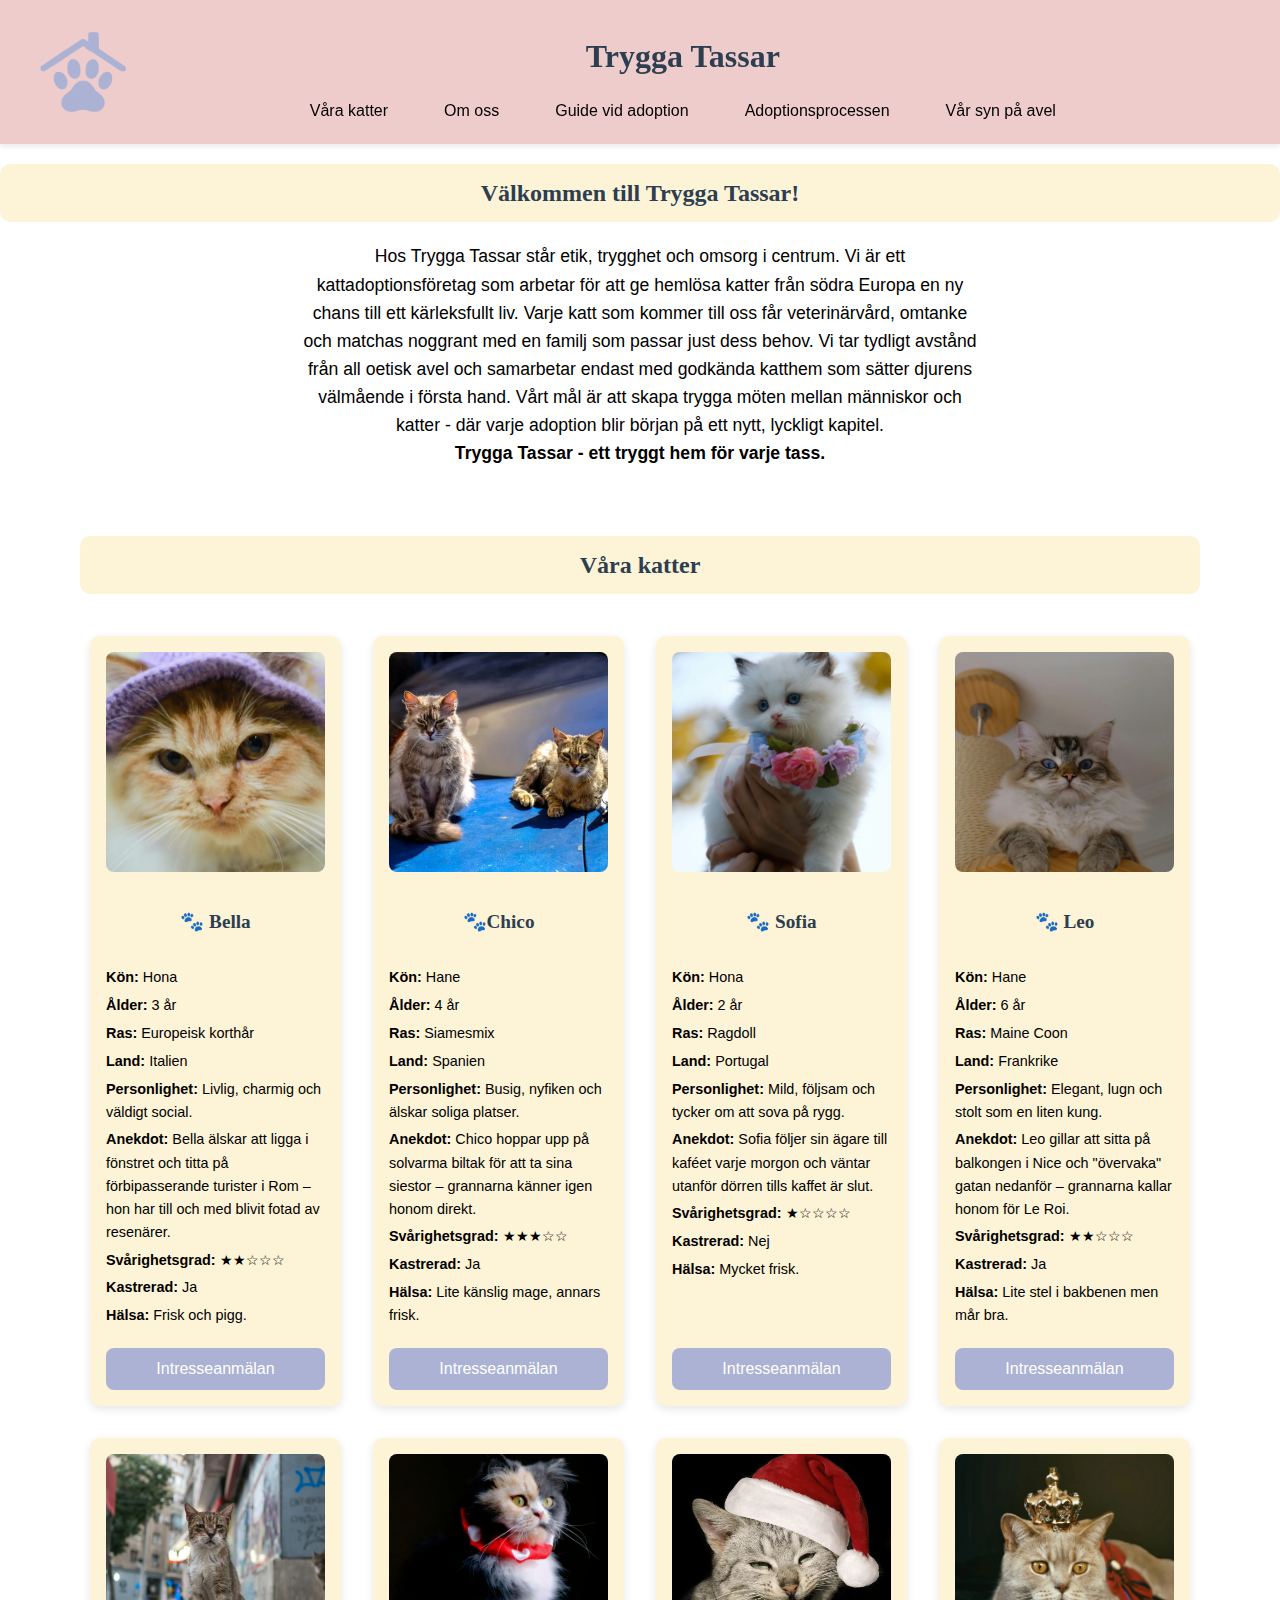
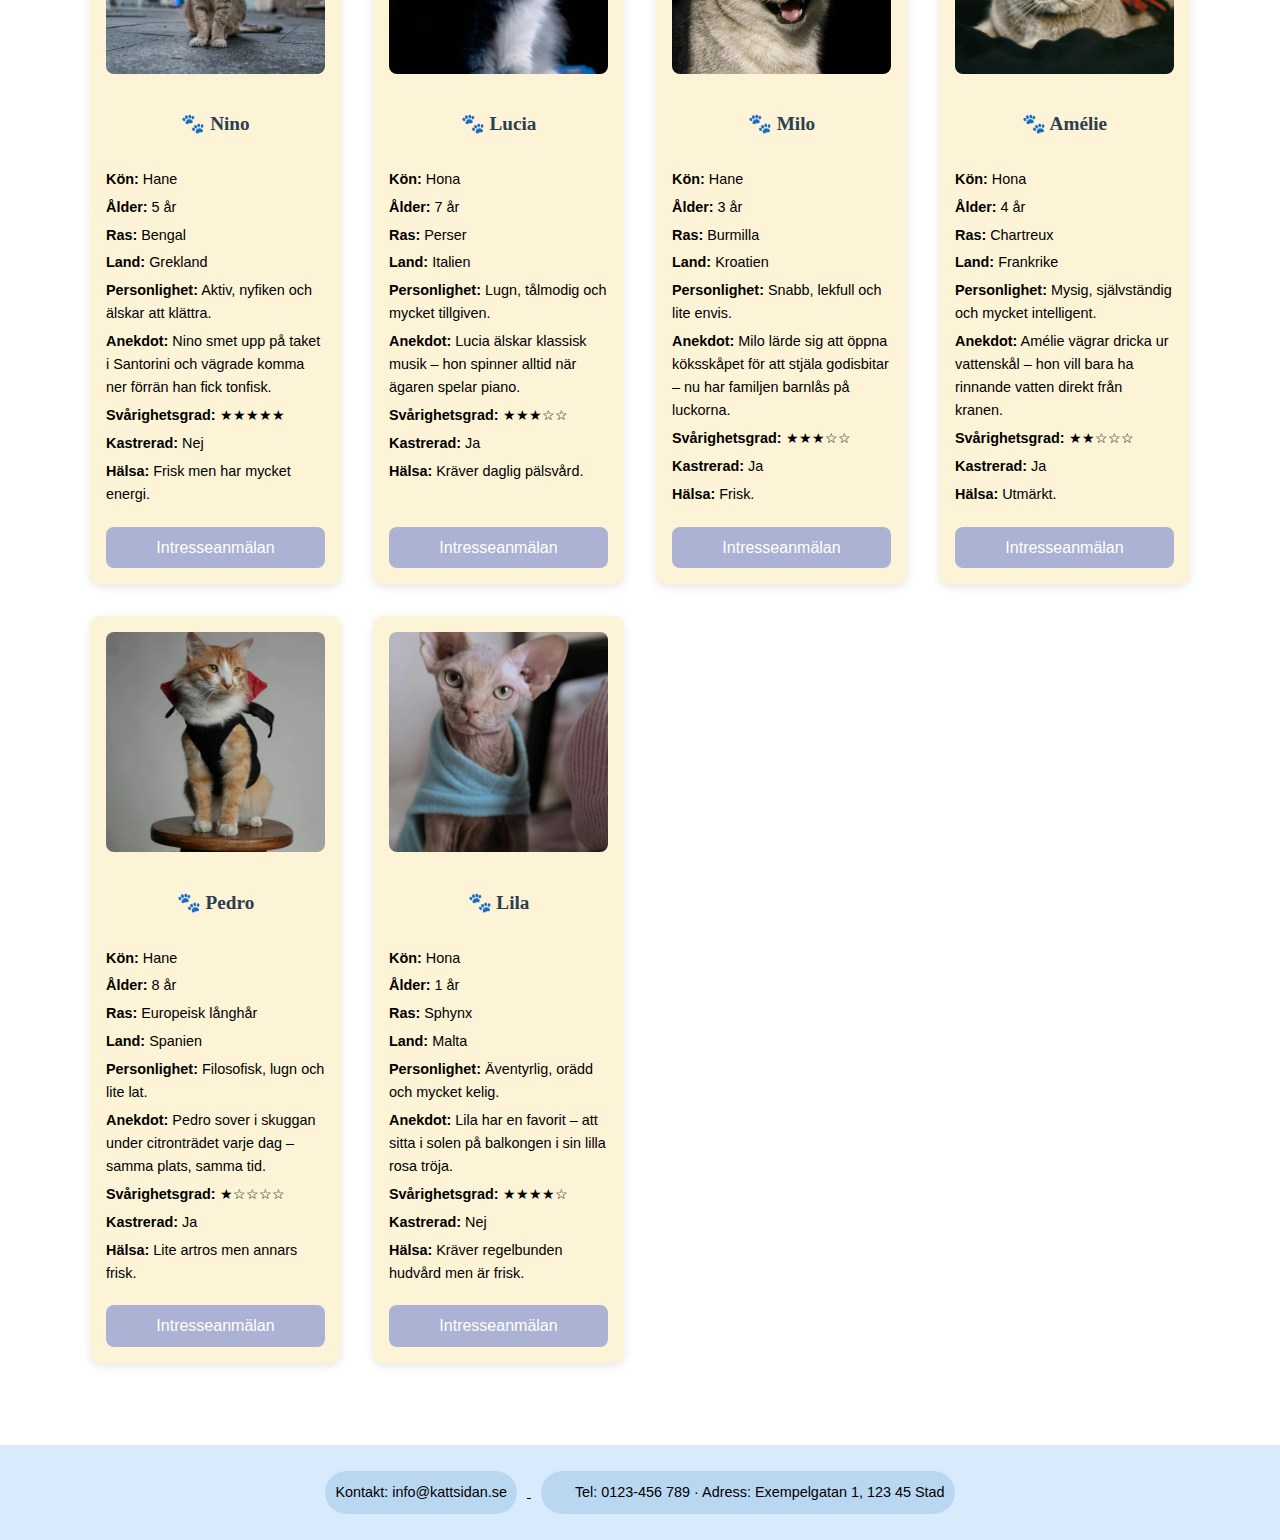
<file: index.html>
<!DOCTYPE html>
<html lang="sv">

<head>
    <meta charset="UTF-8">
    <meta name="viewport" content="width=device-width, initial-scale=1.0">
    <meta name="author" content="Elsa Ringvall, Elvira Pääjärvi, Kimberly Cicek, Rebecca Skillhammar ">
    <title>Förstasida - Våra katter</title>
    <link rel="stylesheet" href="style.css">
</head>

<body>

    <!-- Navigeringsmeny-->
    <header>
        <div class="header-inner">
            <img src="images/omoss/tryggatassarlogga.png" alt="Trygga Tassar logotyp" class="logo">

            <div class="header-text">
                <h1>Trygga Tassar</h1>
                <nav>
                    <ul>
                        <li><a href="#vara-katter">Våra katter</a></li>
                        <li><a href="om-oss.html">Om oss</a></li>
                        <li><a href="guide-vid-adoption.html">Guide vid adoption</a></li>
                        <li><a href="adoptionsprocessen.html">Adoptionsprocessen</a></li>
                        <li><a href="var-syn-pa-avel.html">Vår syn på avel</a></li>
                    </ul>
                </nav>
            </div>
        </div>



    </header>




    <!-- Kort introduktionstext -->
    <main>
        <div class="header-gul-rubrik">
            <h2>Välkommen till Trygga Tassar!</h2>

        </div>
       

            <div class="intro-text">
                <p>Hos Trygga Tassar står etik, trygghet och omsorg i centrum.
                    Vi är ett kattadoptionsföretag som arbetar för att ge hemlösa katter från södra Europa en ny chans till ett kärleksfullt liv.
                    Varje katt som kommer till oss får veterinärvård, omtanke och matchas noggrant med en familj som passar just dess behov.
                    Vi tar tydligt avstånd från all oetisk avel och samarbetar endast med godkända katthem som sätter djurens välmående i första hand.
                    Vårt mål är att skapa trygga möten mellan människor och katter - där varje adoption blir början på ett nytt, lyckligt kapitel.</p>

                <strong>Trygga Tassar - ett tryggt hem för varje tass.</strong>
            </div>
        

        <!-- Våra katter -->
        <section class="vara-katter">
            <h2>Våra katter</h2>

            <div class="katt-articles">
                <!-- Katt 1 -->
                <article>
                    <div><img src="images/bild-katter-framsida/bella.webp" alt="Bella"></div>
                    <h3>🐾 Bella</h3>
                    <ul>
                        <li><strong>Kön:</strong> Hona</li>
                        <li><strong>Ålder:</strong> 3 år</li>
                        <li><strong>Ras:</strong> Europeisk korthår</li>
                        <li><strong>Land:</strong> Italien</li>
                        <li><strong>Personlighet:</strong> Livlig, charmig och väldigt social.</li>
                        <li><strong>Anekdot:</strong> Bella älskar att ligga i fönstret och titta på förbipasserande turister i Rom – hon har
                            till och med blivit fotad av resenärer.</li>
                        <li><strong>Svårighetsgrad:</strong> ★★☆☆☆</li>
                        <li><strong>Kastrerad:</strong> Ja</li>
                        <li><strong>Hälsa:</strong> Frisk och pigg.</li>
                    </ul>
                    <a href="form.html" class="interest-button">Intresseanmälan</a>
                </article>

                <!-- Katt 2 -->
                <article>
                    <div><img src="images/bild-katter-framsida/chico.webp" alt="Chico"></div>
                    <h3>🐾Chico</h3>

                    <ul>
                        <li><strong>Kön:</strong> Hane</li>
                        <li><strong>Ålder:</strong> 4 år</li>
                        <li><strong>Ras:</strong> Siamesmix</li>
                        <li><strong>Land:</strong> Spanien </li>
                        <li><strong>Personlighet:</strong> Busig, nyfiken och älskar soliga platser.</li>
                        <li><strong>Anekdot:</strong> Chico hoppar upp på solvarma biltak för att ta sina siestor – grannarna känner igen
                            honom direkt.</li>
                        <li><strong>Svårighetsgrad:</strong> ★★★☆☆</li>
                        <li><strong>Kastrerad:</strong> Ja</li>
                        <li><strong>Hälsa:</strong> Lite känslig mage, annars frisk.</li>
                    </ul>
                    <a href="form.html" class="interest-button">Intresseanmälan</a>
                </article>

                <!-- Katt 3 -->
                <article>
                    <div><img src="images/bild-katter-framsida/Sofia.webp" alt="Sofia"></div>
                    <h3>🐾 Sofia</h3>
                    <ul>
                        <li><strong>Kön:</strong> Hona</li>
                        <li><strong>Ålder:</strong> 2 år</li>
                        <li><strong>Ras:</strong> Ragdoll</li>
                        <li><strong>Land:</strong> Portugal </li>
                        <li><strong>Personlighet:</strong> Mild, följsam och tycker om att sova på rygg.</li>
                        <li><strong>Anekdot:</strong> Sofia följer sin ägare till kaféet varje morgon och väntar utanför dörren tills kaffet är
                            slut.</li>
                        <li><strong>Svårighetsgrad:</strong> ★☆☆☆☆</li>
                        <li><strong>Kastrerad:</strong> Nej</li>
                        <li><strong>Hälsa:</strong> Mycket frisk.</li>
                    </ul>
                    <a href="form.html" class="interest-button">Intresseanmälan</a>
                </article>

                <!-- Katt 4 -->
                <article>
                    <div><img src="images/bild-katter-framsida/leo.webp" alt="Leo"></div>
                    <h3>🐾 Leo</h3>
                    <ul>
                        <li><strong>Kön:</strong> Hane</li>
                        <li><strong>Ålder:</strong> 6 år</li>
                        <li><strong>Ras:</strong> Maine Coon</li>
                        <li><strong>Land:</strong> Frankrike </li>
                        <li><strong>Personlighet:</strong> Elegant, lugn och stolt som en liten kung.</li>
                        <li><strong>Anekdot:</strong> Leo gillar att sitta på balkongen i Nice och "övervaka" gatan nedanför – grannarna
                            kallar honom för Le Roi.</li>
                        <li><strong>Svårighetsgrad:</strong> ★★☆☆☆</li>
                        <li><strong>Kastrerad:</strong> Ja</li>
                        <li><strong>Hälsa:</strong> Lite stel i bakbenen men mår bra.</li>
                    </ul>
                    <a href="form.html" class="interest-button">Intresseanmälan</a>
                </article>

                <!-- Katt 5 -->
                <article>
                    <div><img src="images/bild-katter-framsida/nino.webp" alt="Nino"></div>
                    <h3>🐾 Nino</h3>
                    <ul>
                        <li><strong>Kön:</strong> Hane</li>
                        <li><strong>Ålder:</strong> 5 år</li>
                        <li><strong>Ras:</strong> Bengal</li>
                        <li><strong>Land:</strong> Grekland </li>
                        <li><strong>Personlighet:</strong> Aktiv, nyfiken och älskar att klättra.</li>
                        <li><strong>Anekdot:</strong> Nino smet upp på taket i Santorini och vägrade komma ner förrän han fick tonfisk.</li>
                        <li><strong>Svårighetsgrad:</strong> ★★★★★</li>
                        <li><strong>Kastrerad:</strong> Nej</li>
                        <li><strong>Hälsa:</strong> Frisk men har mycket energi.</li>
                    </ul>
                    <a href="form.html" class="interest-button">Intresseanmälan</a>
                </article>

                <!-- Katt 6 -->
                <article>
                    <div><img src="images/bild-katter-framsida/lucia.webp" alt="Lucia"></div>
                    <h3>🐾 Lucia</h3>
                    <ul>
                        <li><strong>Kön:</strong> Hona</li>
                        <li><strong>Ålder:</strong> 7 år</li>
                        <li><strong>Ras:</strong> Perser</li>
                        <li><strong>Land:</strong> Italien </li>
                        <li><strong>Personlighet:</strong> Lugn, tålmodig och mycket tillgiven.</li>
                        <li><strong>Anekdot:</strong> Lucia älskar klassisk musik – hon spinner alltid när ägaren spelar piano.</li>
                        <li><strong>Svårighetsgrad:</strong> ★★★☆☆</li>
                        <li><strong>Kastrerad:</strong> Ja</li>
                        <li><strong>Hälsa:</strong> Kräver daglig pälsvård.</li>
                    </ul>
                    <a href="form.html" class="interest-button">Intresseanmälan</a>
                </article>

                <!-- Katt 7 -->
                <article>
                    <div><img src="images/bild-katter-framsida/milo.webp" alt="Milo"></div>
                    <h3>🐾 Milo</h3>
                    <ul>
                        <li><strong>Kön:</strong> Hane</li>
                        <li><strong>Ålder:</strong> 3 år</li>
                        <li><strong>Ras:</strong> Burmilla</li>
                        <li><strong>Land:</strong> Kroatien </li>
                        <li><strong>Personlighet:</strong> Snabb, lekfull och lite envis.</li>
                        <li><strong>Anekdot:</strong> Milo lärde sig att öppna köksskåpet för att stjäla godisbitar – nu har familjen
                            barnlås på luckorna.</li>
                        <li><strong>Svårighetsgrad:</strong> ★★★☆☆</li>
                        <li><strong>Kastrerad:</strong> Ja</li>
                        <li><strong>Hälsa:</strong> Frisk.</li>
                    </ul>
                    <a href="form.html" class="interest-button">Intresseanmälan</a>
                </article>

                <!-- Katt 8 -->
                <article>
                    <div><img src="images/bild-katter-framsida/amelie.webp" alt="Amélie"></div>
                    <h3>🐾 Amélie</h3>
                    <ul>
                        <li><strong>Kön:</strong> Hona</li>
                        <li><strong>Ålder:</strong> 4 år</li>
                        <li><strong>Ras:</strong> Chartreux</li>
                        <li><strong>Land:</strong> Frankrike </li>
                        <li><strong>Personlighet:</strong> Mysig, självständig och mycket intelligent.</li>
                        <li><strong>Anekdot:</strong> Amélie vägrar dricka ur vattenskål – hon vill bara ha rinnande vatten direkt från
                            kranen.</li>
                        <li><strong>Svårighetsgrad:</strong> ★★☆☆☆</li>
                        <li><strong>Kastrerad:</strong> Ja</li>
                        <li><strong>Hälsa:</strong> Utmärkt.</li>
                    </ul>
                    <a href="form.html" class="interest-button">Intresseanmälan</a>
                </article>

                <!-- Katt 9 -->
                <article>
                    <div><img src="images/bild-katter-framsida/pedro.webp" alt="Pedro"></div>
                    <h3>🐾 Pedro</h3>
                    <ul>
                        <li><strong>Kön:</strong> Hane</li>
                        <li><strong>Ålder:</strong> 8 år</li>
                        <li><strong>Ras:</strong> Europeisk långhår</li>
                        <li><strong>Land:</strong> Spanien </li>
                        <li><strong>Personlighet:</strong> Filosofisk, lugn och lite lat.</li>
                        <li><strong>Anekdot:</strong> Pedro sover i skuggan under citronträdet varje dag – samma plats, samma tid.</li>
                        <li><strong>Svårighetsgrad:</strong> ★☆☆☆☆</li>
                        <li><strong>Kastrerad:</strong> Ja</li>
                        <li><strong>Hälsa:</strong> Lite artros men annars frisk.</li>
                    </ul>
                    <a href="form.html" class="interest-button">Intresseanmälan</a>
                </article>

                <!-- Katt 10 -->
                <article>
                    <div><img src="images/bild-katter-framsida/lila.webp" alt="Lila"></div>
                    <h3>🐾 Lila</h3>
                    <ul>
                        <li><strong>Kön:</strong> Hona</li>
                        <li><strong>Ålder:</strong> 1 år</li>
                        <li><strong>Ras:</strong> Sphynx</li>
                        <li><strong>Land:</strong> Malta </li>
                        <li><strong>Personlighet:</strong> Äventyrlig, orädd och mycket kelig.</li>
                        <li><strong>Anekdot:</strong> Lila har en favorit – att sitta i solen på balkongen i sin lilla rosa tröja.</li>
                        <li><strong>Svårighetsgrad:</strong> ★★★★☆</li>
                        <li><strong>Kastrerad:</strong> Nej</li>
                        <li><strong>Hälsa:</strong> Kräver regelbunden hudvård men är frisk.</li>
                    </ul>
                    <a href="form.html" class="interest-button">Intresseanmälan</a>
                </article>
            </div>
        </section>
    </main>
    <!-- Footer / kontaktinformation -->
    <footer id="kontakt">
        <p>Kontakt: <a href="mailto:info@kattsidan.se">info@kattsidan.se</a></p>
        <p>Tel: 0123-456 789 · Adress: Exempelgatan 1, 123 45 Stad</p>
    </footer>
</body>

</html>
</file>
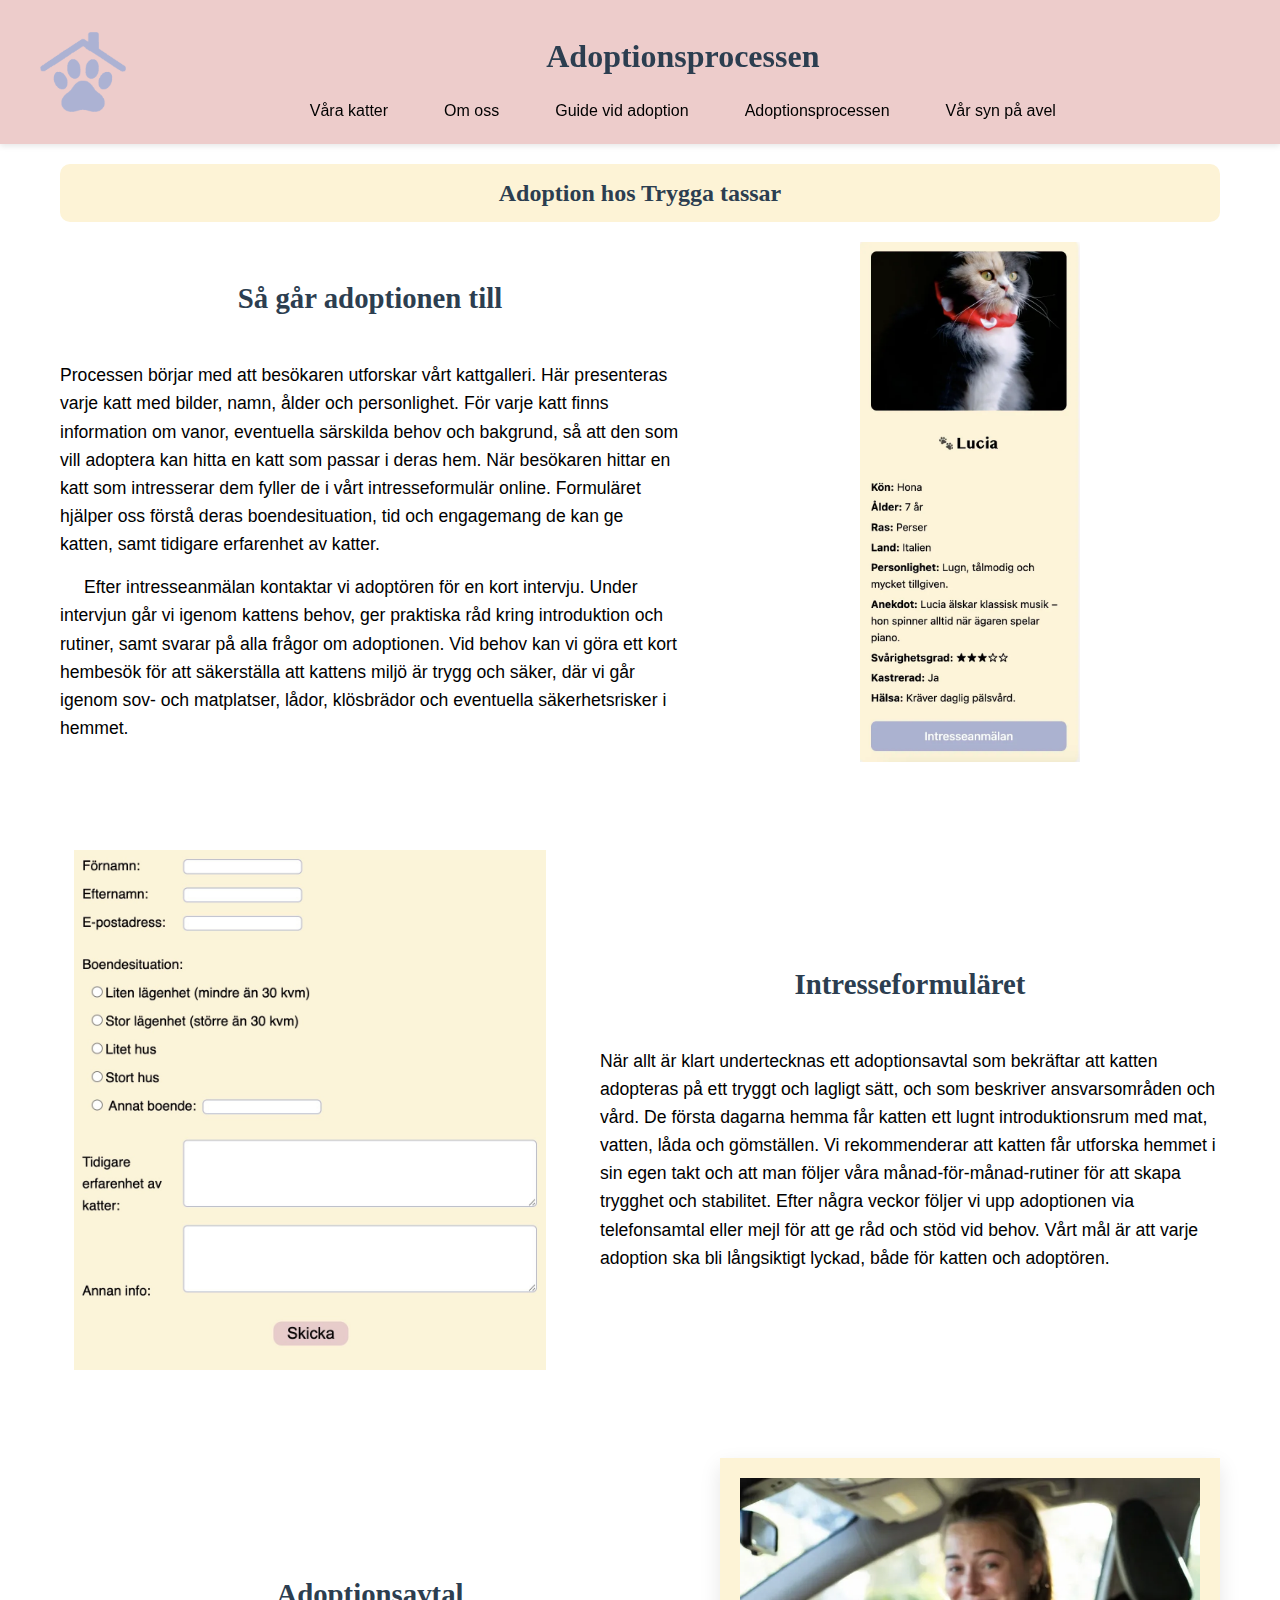
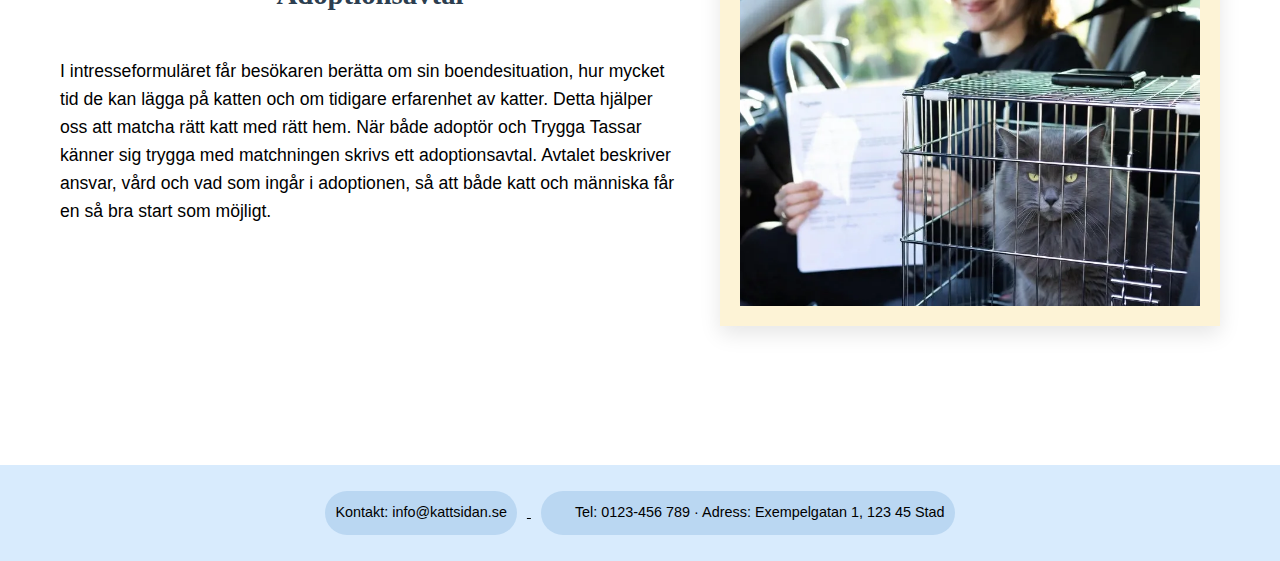
<file: adoptionsprocessen.html>
<!DOCTYPE html>
<html lang="sv">

<head>
    <meta charset="UTF-8">
    <meta name="viewport" content="width=device-width, initial-scale=1.0">
    <meta name="author" content="Elsa Ringvall, Elvira Pääjärvi, Kimberly Cicek, Rebecca Skillhammar ">
    <title>Adoptionsprocessen</title>
    <link rel="stylesheet" href="style.css">
</head>

<body>

    <!-- Navigeringsmeny-->
    <header>
        <div class="header-inner">
            <img src="images/omoss/tryggatassarlogga.png" alt="Trygga Tassar logotyp" class="logo">

            <div class="header-text">
                <h1>Adoptionsprocessen</h1>
                <nav>
                    <ul>
                        <li><a href="index.html">Våra katter</a></li>
                        <li><a href="om-oss.html">Om oss</a></li>
                        <li><a href="guide-vid-adoption.html">Guide vid adoption</a></li>
                        <li><a href="adoptionsprocessen.html">Adoptionsprocessen</a></li>
                        <li><a href="var-syn-pa-avel.html">Vår syn på avel</a></li>
                    </ul>
                </nav>
            </div>
        </div>
    </header>
    <main>

        <!-- Huvudrubrik för sidan -->
        <h2>Adoption hos Trygga tassar</h2>


        <!-- RAD 1 -->
        <div class="step-row">
            <div class="step-text">
                <h3>Så går adoptionen till</h3>

                <p>
                    Processen börjar med att besökaren utforskar vårt kattgalleri. Här presenteras varje katt
                    med bilder, namn, ålder och personlighet. För varje katt finns information om vanor,
                    eventuella särskilda behov och bakgrund, så att den som vill adoptera kan hitta en katt som
                    passar i deras hem. När besökaren hittar en katt som intresserar dem fyller de i vårt
                    intresseformulär online. Formuläret hjälper oss förstå deras boendesituation, tid och
                    engagemang de kan ge katten, samt tidigare erfarenhet av katter.
                </p>

                <p>
                    Efter intresseanmälan kontaktar vi adoptören för en kort intervju. Under intervjun går vi
                    igenom kattens behov, ger praktiska råd kring introduktion och rutiner, samt svarar på alla
                    frågor om adoptionen. Vid behov kan vi göra ett kort hembesök för att säkerställa att
                    kattens miljö är trygg och säker, där vi går igenom sov- och matplatser, lådor, klösbrädor och
                    eventuella säkerhetsrisker i hemmet.
                </p>
            </div>

            <div class="step-image">
              <img src="images/process/anmalan.webp" alt="Bild på en katt ur galleriet">
            </div>
        </div>

        <!-- RAD 2 – omvänd -->
        <div class="step-row reverse">
            <div class="step-text">
                <h3>Intresseformuläret</h3>

                <p>
                    När allt är klart undertecknas ett adoptionsavtal som bekräftar att katten adopteras på ett
                    tryggt och lagligt sätt, och som beskriver ansvarsområden och vård. De första dagarna
                    hemma får katten ett lugnt introduktionsrum med mat, vatten, låda och gömställen. Vi
                    rekommenderar att katten får utforska hemmet i sin egen takt och att man följer våra
                    månad-för-månad-rutiner för att skapa trygghet och stabilitet. Efter några veckor följer vi upp
                    adoptionen via telefonsamtal eller mejl för att ge råd och stöd vid behov. Vårt mål är att varje
                    adoption ska bli långsiktigt lyckad, både för katten och adoptören.
                </p>
            </div>

            <div class="step-image">
                <img src="images/process/intresseformular.webp" alt="Bild på ifyllt intresseformulär">
            </div>
        </div>

        <!-- RAD 3 -->
        <div class="step-row">
            <div class="step-text">
                <h3>Adoptionsavtal</h3>

                <p>
                    I intresseformuläret får besökaren berätta om sin boendesituation, hur mycket tid de kan
                    lägga på katten och om tidigare erfarenhet av katter. Detta hjälper oss att matcha rätt katt
                    med rätt hem. När både adoptör och Trygga Tassar känner sig trygga med matchningen skrivs ett
                    adoptionsavtal. Avtalet beskriver ansvar, vård och vad som ingår i adoptionen, så att
                    både katt och människa får en så bra start som möjligt.
                </p>
            </div>

            <div class="step-image">
                <img class="frame" src="images/process/avtal.webp" alt="Person som skriver på ett adoptionsavtal för en katt">
            </div>
        </div>
    </main>
    <!-- Footer / kontaktinformation -->
    <footer id="kontakt">
        <p>Kontakt: <a href="mailto:info@kattsidan.se">info@kattsidan.se</a></p>
        <p>Tel: 0123-456 789 · Adress: Exempelgatan 1, 123 45 Stad</p>
    </footer>
</body>

</html>
</file>
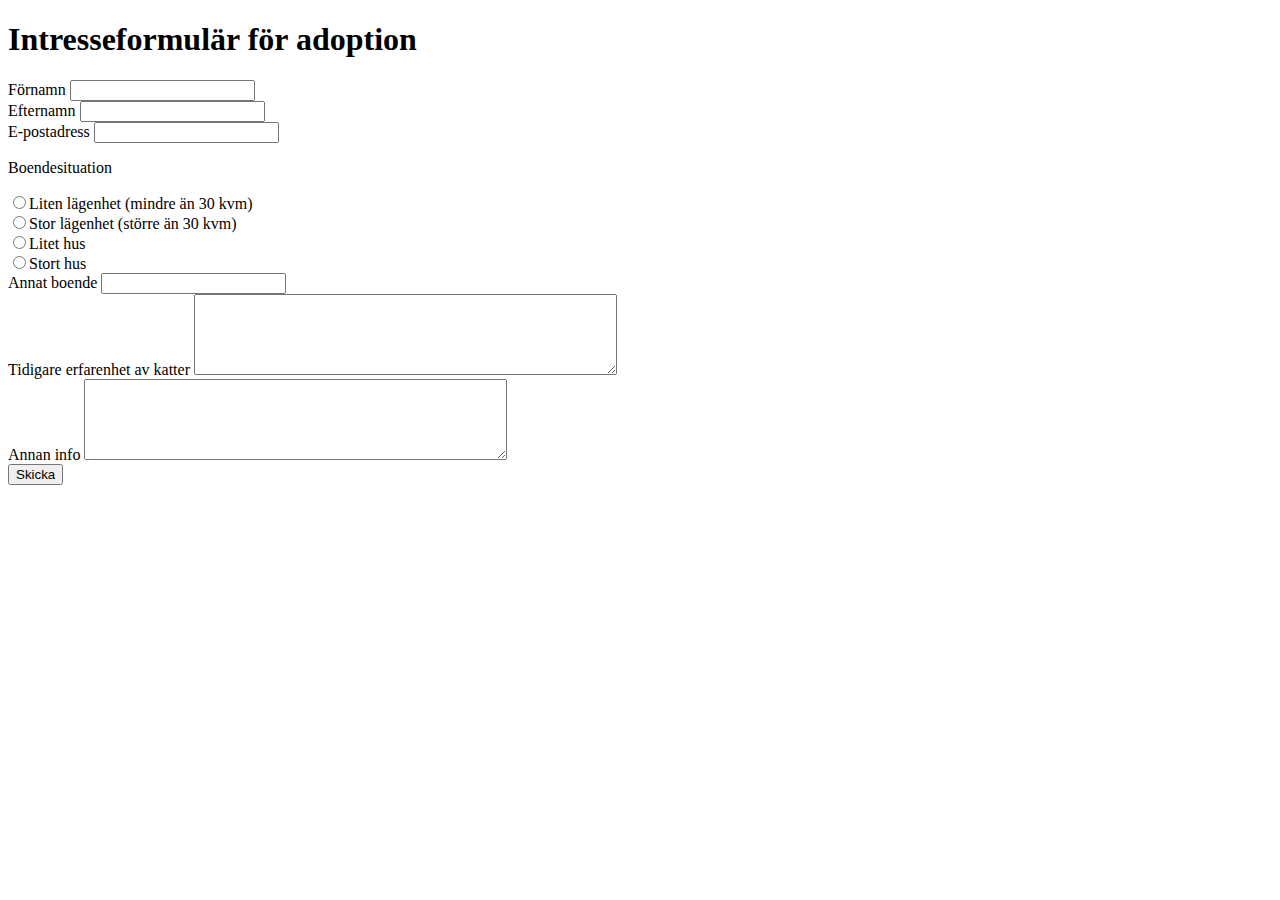
<file: form.html>
<!DOCTYPE html>
<html lang="sv">

<head>
    <meta charset="utf-8">
    <meta name="description" content="Trygga tassar adoptionsbyrå">
    <meta name="author" content="Elsa Ringvall, Elvira Pääjärvi, Kimberly Cicek, Rebecca Skillhammar ">
    <title>Intresseformulär Trygga tassar</title>
</head>

<body>
    <h1>Intresseformulär för adoption</h1>
    <form>
        <div>
            <label for="firstname">Förnamn</label>
            <input type="text" id="firstname" name="firstname" required>
        </div>
        <div>
            <label for="lastname">Efternamn</label>
            <input type="text" id="lastname" name="lastname" required>
        </div>
        <div>
            <label for="email">E-postadress</label>
            <input type="email" id="email" name="email" required>
        </div>
        <p>Boendesituation</p>
        <div>
            <input type="radio" name="housing" value="1" id="smallapartment" required><label for="smallapartment">Liten lägenhet (mindre än 30 kvm)</label>
        </div>
        <div>
            <input type="radio" name="housing" value="2" id="bigapartment"><label for="bigapartment">Stor lägenhet (större än 30 kvm)</label>
        </div>
        <div>
            <input type="radio" name="housing" value="3" id="smallhouse"><label for="smallhouse">Litet hus</label>
        </div>
        <div>
            <input type="radio" name="housing" value="4" id="bighouse"><label for="bighouse">Stort hus</label>
        </div>
        <div>
            <label for="otherhousing">Annat boende</label>
            <input type="text" id="otherhousing" name="otherhousing">
        </div>

        <div>
            <label for="erfarenhet">Tidigare erfarenhet av katter</label>
            <textarea rows="5" cols="50" id="erfarenhet" name="erfarenhet" required></textarea>
        </div>
        <div>
            <label for="annaninfo">Annan info</label>
            <textarea rows="5" cols="50" id="annaninfo" name="annaninfo"></textarea>
        </div>
        <button type="submit">Skicka</button>
    </form>
</body>

</html>
</file>
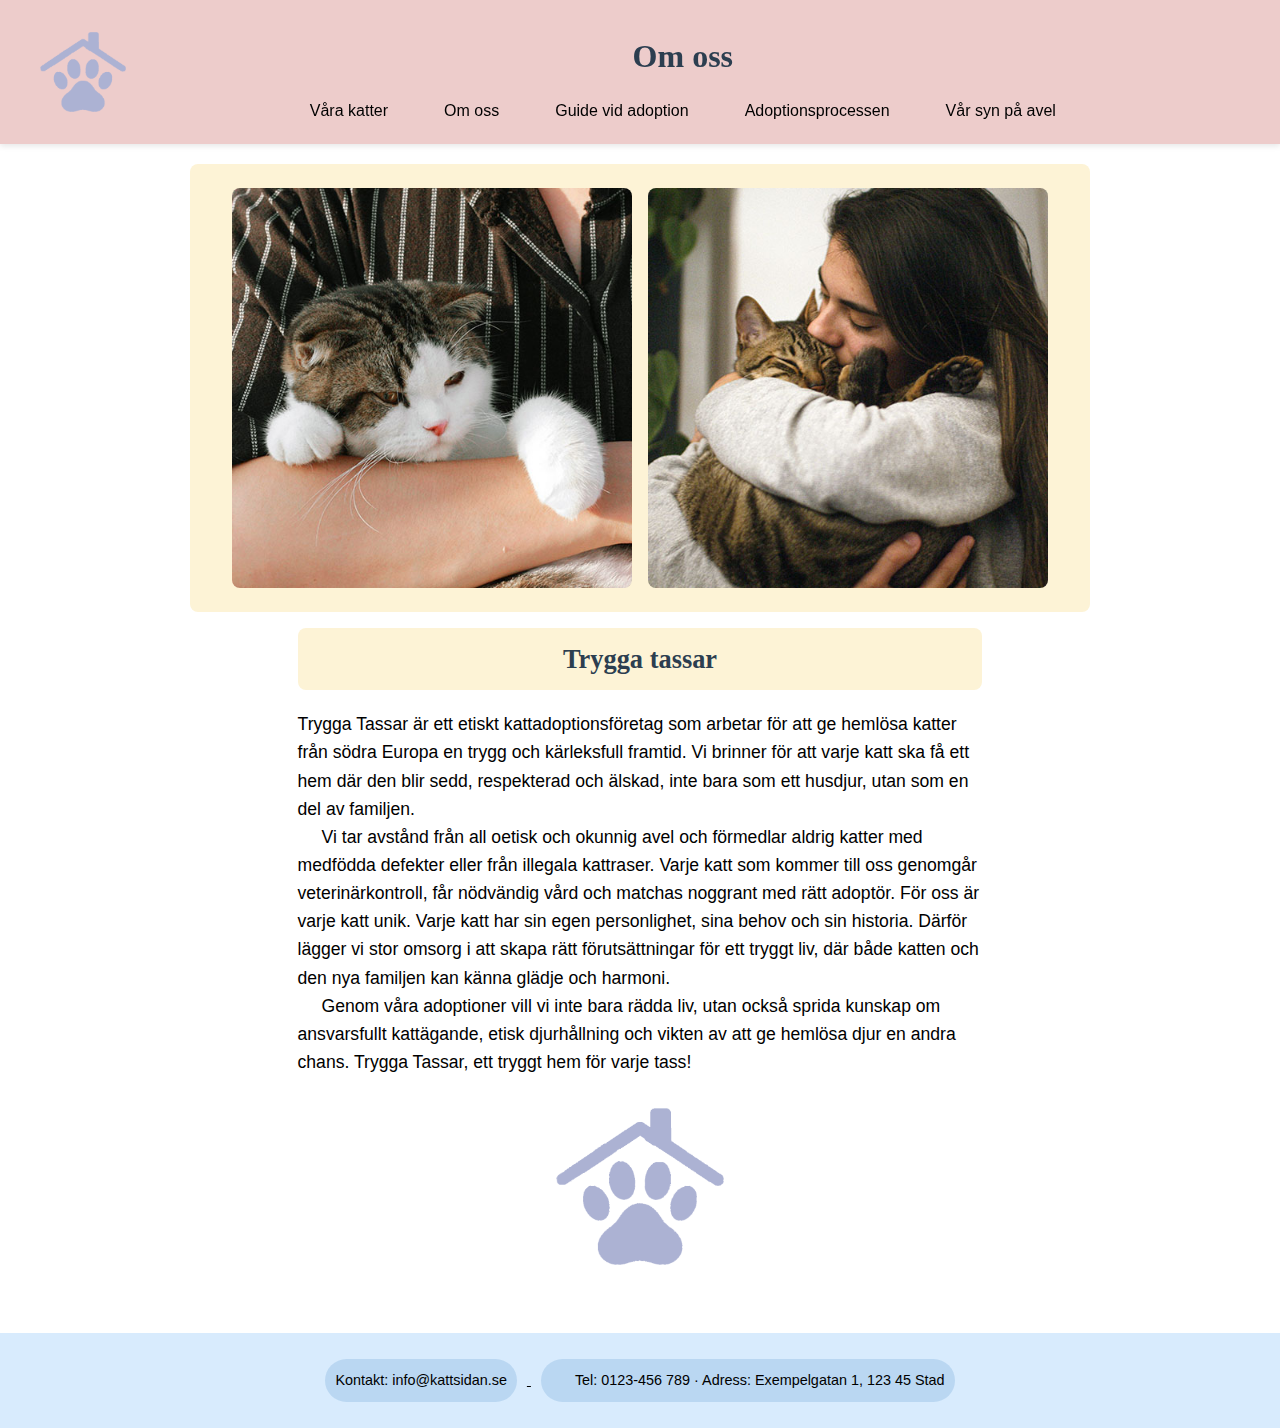
<file: om-oss.html>
<!DOCTYPE html>
<html lang="sv">

<head>
    <meta charset="UTF-8">
    <meta name="viewport" content="width=device-width, initial-scale=1.0">
    <meta name="author" content="Elsa Ringvall, Elvira Pääjärvi, Kimberly Cicek, Rebecca Skillhammar ">
    <title>Om oss Trygga tassar</title>
    <link rel="stylesheet" href="style.css">
</head>

<body>

    <!-- Navigeringsmeny-->
    <header>
        <div class="header-inner">
            <img src="images/omoss/tryggatassarlogga.png" alt="Trygga Tassar logotyp" class="logo">
            <div class="header-text">
                <h1>Om oss</h1>

                <nav>
                    <ul>
                        <li><a href="index.html">Våra katter</a></li>
                        <li><a href="om-oss.html">Om oss</a></li>
                        <li><a href="guide-vid-adoption.html">Guide vid adoption</a></li>
                        <li><a href="adoptionsprocessen.html">Adoptionsprocessen</a></li>
                        <li><a href="var-syn-pa-avel.html">Vår syn på avel</a></li>
                    </ul>
                </nav>

            </div>
        </div>

    </header>
    <main>
        <!--Bilder som visar adopterade katter-->
        <section class="omossimgwrap">
            <img src="images/omoss/omoss1.jpg" alt="En vit katt med en arm runt sig" class="omossimg">
            <img src="images/omoss/omoss2.jpg" alt="En tjej med en katt i famnen" class="omossimg">
        </section>
        <section class="omosstext">
            <h2 id="omossh2">Trygga tassar</h2>
            <p>Trygga Tassar är ett etiskt kattadoptionsföretag som arbetar för att ge hemlösa katter från
                södra Europa en trygg och kärleksfull framtid. Vi brinner för att varje katt ska få ett hem där
                den blir sedd, respekterad och älskad, inte bara som ett husdjur, utan som en del av
                familjen.</p>
            <p>Vi tar avstånd från all oetisk och okunnig avel och förmedlar aldrig katter med medfödda
                defekter eller från illegala kattraser. Varje katt som kommer till oss genomgår
                veterinärkontroll, får nödvändig vård och matchas noggrant med rätt adoptör.
                För oss är varje katt unik. Varje katt har sin egen personlighet, sina behov och sin historia.
                Därför lägger vi stor omsorg i att skapa rätt förutsättningar för ett tryggt liv, där både katten
                och den nya familjen kan känna glädje och harmoni.</p>
            <p>Genom våra adoptioner vill vi inte bara rädda liv, utan också sprida kunskap om ansvarsfullt
                kattägande, etisk djurhållning och vikten av att ge hemlösa djur en andra chans.
                Trygga Tassar, ett tryggt hem för varje tass!</p>
        </section>
        <section>
            <img src="images/omoss/tryggatassarlogga.png" alt="Trygga tassar logga, ett lila tassavtryck" class="ttlogga">
        </section>
    </main>
    <!-- Footer / kontaktinformation -->
    <footer id="kontakt">
        <p>Kontakt: <a href="mailto:info@kattsidan.se">info@kattsidan.se</a></p>
        <p>Tel: 0123-456 789 · Adress: Exempelgatan 1, 123 45 Stad</p>
    </footer>
</body>

</html>
</file>
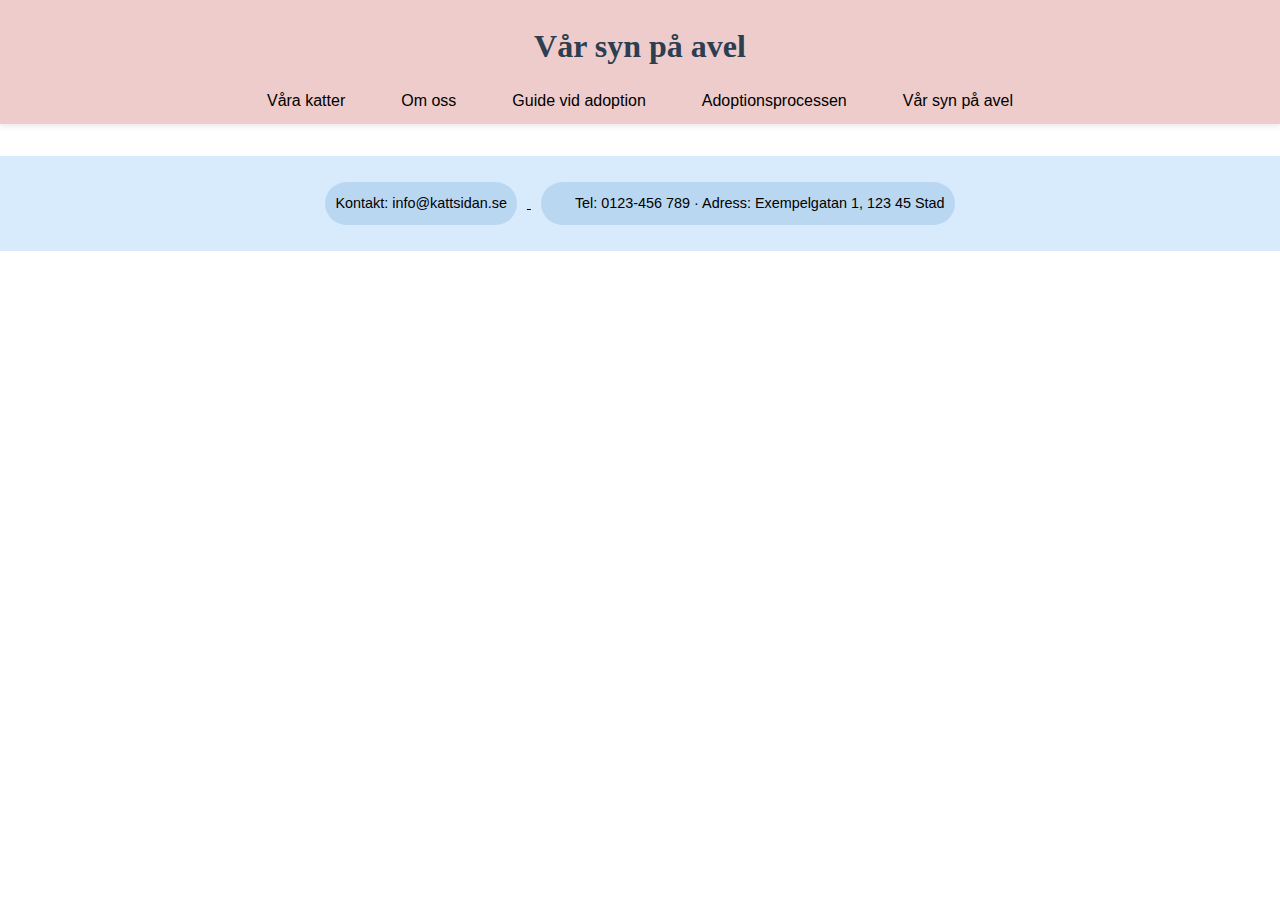
<file: var-syn-pa-avel.html>
<!DOCTYPE html>
<html lang="sv">
<head>
    <meta charset="UTF-8">
    <meta name="viewport" content="width=device-width, initial-scale=1.0">
    <title>Förstasida – Våra katter</title>
    <link rel="stylesheet" href="style.css">
</head>

<body>

    <!-- Navigeringsmeny (läggs som sticky i CSS) -->
    <header>
        <nav>
            <h1>Vår syn på avel</h1>
            <ul>
                <li><a href="#vara-katter">Våra katter</a></li>
                <li><a href="om-oss.html">Om oss</a></li>
                <li><a href="guide-vid-adoption.html">Guide vid adoption</a></li>
                <li><a href="adoptionsprocessen.html">Adoptionsprocessen</a></li>
                <li><a href="var-syn-pa-avel.html">Vår syn på avel</a></li>
            </ul>
        </nav>
    </header>
       <!-- Footer / kontaktinformation -->
    <footer id="kontakt">
        <p>Kontakt: <a href="mailto:info@kattsidan.se">info@kattsidan.se</a></p>
        <p>Tel: 0123-456 789 · Adress: Exempelgatan 1, 123 45 Stad</p>
    </footer>
</body> 
</html>
</file>
<file: style.css>
/* 
   TRYGG TASSAR - BASSTILMALL
   Gäller alla sidor
  */

 /* Nollställning / grundinställningar */
 * {
   margin: 0;
   padding: 0;
   box-sizing: border-box;
 }

 /* Grundinställningar för hela sidan */
 body {
   background-color: #ffffff;
   /* Vit bakgrund */
   color: #000000;
   /* Svart brödtext */
   font-family: "Inter", sans-serif;
   line-height: 1.6;
 }

 /*MAIN*/

 main {
   max-width: 1200px;
   margin: 0 auto;
   background-color: #ffffff;
   padding: 20px;
 }

 /* 
   FÄRGER
  
   Lila: #acb2d3
   Rosa: #edcccb
   Blå:  #d8ebfd
   Gul:  #fdf3d6
   */

 /*RUBRIKER (Bangla-font)*/

 h1,
 h3,
 h4,
 h5,
 h6 {
   font-family: "Bangla MN", "Georgia", serif;
   font-weight: 700;
   color: #2c3e50;
   padding: 20px;
   text-align: center;
 }

 h2 {
   font-family: "Bangla MN", "Georgia", serif;
   font-weight: 700;
   color: #2c3e50;
   padding: 10px;
   text-align: center;
   background-color: #fdf3d6;
   margin-bottom: 20px;
   border-radius: 10px;
 }


 /*HEADER*/
 header {
   background-color: #edcccb;
   box-shadow: 0 2px 6px rgba(0, 0, 0, 0.1);
   position: sticky;
   top: 0;
   z-index: 10;
   width: 100%;
   padding: 10px 0;
 }

 /* Layout för logga + rubrik/meny */
 .header-inner {
   display: flex;
   align-items: center;
   justify-content: space-between;
   padding: 10px 40px;
 }

 /* Loggan i vänster hörn */
 .logo {
   height: 80px;
   width: auto;
   object-fit: contain;
   display: block;
   margin-left: 0;
 }

 /* Rubrik + meny i mitten */
 .header-text {
   display: flex;
   flex-direction: column;
   align-items: center;
   text-align: center;
   flex: 1;
 }

 /* Rubriken */
 header h1 {
   font-family: "Bangla MN", Georgia, serif;
   font-size: 2rem;
   margin: 0 0 0.4rem 0;
   line-height: 1;
 }

 .header-gul-rubrik {
   width: 100vw;
   position: relative;
   left: 50%;
   right: 50%;
   margin-left: -50vw;
   margin-right: -50vw;
 }

 /* Menyn */
 nav ul {
   list-style: none;
   display: flex;
   flex-wrap: wrap;
   justify-content: center;
   gap: 1.5rem;
   margin: 0;
   padding: 0;
 }

 /* Länkar */
 nav a {
   text-decoration: none;
   color: #000000;
   font-weight: 500;
   background-color: transparent;
   padding: 6px 16px;
   border-radius: 999px;
   transition: background-color 0.25s ease, color 0.25s ease, transform 0.2s ease;
 }

 /* Hovereffekt */
 nav a:hover {
   background-color: #acb2d3;
   color: #ffffff;
   transform: scale(1.05);
   box-shadow: 0 2px 6px rgba(0, 0, 0, 0.15);
 }




 /*FOOTER*/

 footer {
   background-color: #d8ebfd;
   /* Blå */
   text-align: center;
   padding: 1rem;
   font-size: 0.9rem;
   color: #000000;
   margin-top: 2rem;
 }

 footer p {
   margin: 0.2rem 0;
 }

 footer a {
   color: #000000;
   text-decoration: none;
 }

 footer a:hover {
   text-decoration: underline;
 }

 /* Stil för kontaktinformationen i footern- (Elvira) */
 #kontakt {
   font-weight: 100;
   text-decoration: underline;
 }

 #kontakt p {
   background-color: #BAD7F2;
   padding: 10px;
   border-radius: 25px;
   display: inline-block;
   margin: 10px;
 }







 /*FÖRSTASIDA - VÅRA KATTER*/


 .intro-text {
   font-size: 1.1rem;
   margin-bottom: 1rem;
   text-align: center;
   max-width: 70ch;
   margin: 0 auto;
 }


 /* Sektionen som innehåller alla kattkort */
 .vara-katter {
   margin-top: 3rem;
   text-align: center;
   padding: 20px;
 }

 /* Gridlayout för alla katter */
 .vara-katter>div {
   display: grid;
   grid-template-columns: repeat(auto-fit, minmax(250px, 1fr));
   gap: 2rem;
   margin-top: 2rem;
   align-items: stretch;
   padding: 10px;
 }

 /* Varje kattkort */
 .vara-katter article {
   display: flex;
   flex-direction: column;
   justify-content: space-between;
   background-color: #fdf3d6;
   /* Ljusgul bakgrund */
   border-radius: 10px;
   box-shadow: 0 3px 10px rgba(0, 0, 0, 0.1);
   padding: 1rem;
   text-align: center;
   transition: transform 0.2s ease, box-shadow 0.2s ease;
 }

 /* Hover-effekt på kattkort */
 .vara-katter article:hover {
   transform: translateY(-5px);
   box-shadow: 0 6px 14px rgba(0, 0, 0, 0.15);
 }

 /*Katt Artiklar*/
 .katt-articles ul {
   text-align: left;
   margin-bottom: 1rem;
   list-style-type: none;
 }

 .katt-articles li {
   margin-bottom: 0.3rem;
   font-size: 0.9rem;
   text-decoration: none;
 }

 /* Kattbilder */
 .vara-katter img {
   width: 100%;
   height: 220px;
   object-fit: cover;
   border-radius: 8px;
   margin-bottom: 0.5rem;
 }

 /* Kattnamn */
 .vara-katter h3 {
   font-family: "Bangla MN", "Georgia", serif;
   font-size: 1.2rem;
   margin-bottom: 0.5rem;
 }


 /* Intresseanmälan-knapp */
 .interest-button {
   display: inline-block;
   background-color: #acb2d3;
   /* Lila */
   color: #ffffff;
   text-decoration: none;
   font-weight: 500;
   padding: 0.5rem 1rem;
   border-radius: 8px;
   transition: all 0.25s ease-in-out;
   margin-top: auto;
 }

 /* Hover-effekt på knappen */
 .interest-button:hover {
   background-color: #8f96bd;
   box-shadow: 0 2px 8px rgba(0, 0, 0, 0.2);
   transform: scale(1.05);
 }


 /*ADOPTIONSPROCESSEN*/

 .adoption-title {
   text-align: center;
   margin-bottom: 50px;
 }


 /* Rad-layout – 50/50 */
 .step-row {
   display: flex;
   align-items: center;
   gap: 40px;
   margin-bottom: 80px;
   flex-wrap: wrap;
 }

 .step-row.reverse {
   flex-direction: row-reverse;
 }

 /* Textdel – 50% bredd på desktop */
 .step-text {
   flex: 1;
   min-width: 300px;
 }

 .step-text h3 {
   font-size: 1.8rem;
   margin-bottom: 20px;
   color: #2c3e50;
 }

 .step-text p {
   margin-bottom: 15px;
   font-size: 1.1rem;
 }

.step-image {
  flex: 1;
  min-width: 300px;
  max-width: 500px;  
  

}

 
 .step-image img {
   width: 100%;
   height: auto;
   max-height: 520px;
   object-fit: contain;
   object-position: center;
   
 }

.frame {
 box-shadow: 0 8px 20px rgba(0, 0, 0, 0.1);
 border: 20px solid #fdf3d6; 
 overflow: hidden;
 
}






 /*GUIDE VID ADOPTION*/

 /* Stil för månad-rubrikerna */
 .månaderna {
   background-color: #fdf3d6;
   display: inline-block;
   padding: 20px;
   margin: 20px;
   border-radius: 10px;
   margin-left: 20px;
 }

 /* Stil för paragraf-styckena i guiden */
 .p-guide {
   max-width: 800px;
   margin: 0 auto 20px auto;
   font-size: 1.1rem;
   line-height: 1.6;
   margin-left: 20px;
 }

 .bilder-guide {
   display: flex;
   order: 2;
   /* placerar bilderna efter texten */
   flex-direction: column;
   /* staplar bilder lodrätt */
   gap: 60px;
   margin-top: 60px;
   width: 600px;
 }

 .bilder-guide1 {
   border: 20px solid #fdf3d6;
   border-radius: 15px;
   max-width: 95%;
   /*gör att bilderna håller sig till höger med lite mellanrum*/
   height: auto;
 }

 .bilder-guide2 {
   border: 20px solid #fdf3d6;
   border-radius: 15px;
   max-width: 95%;
   /*gör att bilderna håller sig till höger med lite mellanrum*/
   height: auto;
 }

 .bilder-guide3 {
   border: 20px solid #fdf3d6;
   border-radius: 15px;
   max-width: 95%;
   /*gör att bilderna håller sig till höger med lite mellanrum*/
   height: auto;
 }

 .guide-text {
   order: 1;
   flex: 1;
   /* tar upp resterande utrymme till vänster */
 }

 .container-guide {
   display: flex;
   /* rad med två kolumner */
   align-items: flex-start;
   /* börjar högst upp */
   gap: 20px;
 }

 /*VAR-SYN-PÅ-AVEL*/

 .avel-img {
   border-radius: 8px;
   margin-top: 1rem;
   margin-bottom: 1rem;
   width: 400px;
   /* storlek på bilden */
   display: block;
   /* gör att bilden beter sig som ett blockelement */
   border: 20px solid #fdf3d6;
   border-radius: 15px;
   float: left;
   /* låter texten flyta runt bilden */
   margin: 0 15px 15px 0;
   /* ger fint mellanrum runt bilden */
   max-width: 40%;
 }

 .avel-img2 {
   border-radius: 8px;
   width: 300px;
   /* storlek på bilden */
   display: block;
   /* gör att bilden beter sig som ett blockelement */
   border: 20px solid #fdf3d6;
   float: right;
   /* låter texten flyta runt bilden */
   margin: 10px;
   /* ger mellanrum runt bilden */
 }


 .aveltext {
   max-width: 100ch;
   /* begränsar textens bredd för bättre läsbarhet */
   margin-top: 1rem;
   margin: 0 auto;
   /* centrerar texten */
 }

 .aveltext1 {
   max-width: 100ch;
   /* begränsar textens bredd för bättre läsbarhet */
   margin: 0 auto;
 }

 .aveltext2 {
   margin: 0 auto;
   margin-top: 1rem;
   max-width: 100ch;
 }

 /*OM OSS*/

 #omossh2 {
   background-color: #fdf3d6;
   border-radius: 8px;
 }

 /*Centrering samt stilsättning av bilder*/
 .omossimg {
   border-radius: 8px;
   margin-top: 1rem;
   margin-bottom: 1rem;
   width: 400px;
 }

 .omossimgwrap {
   display: flex;
   justify-content: center;
   gap: 1rem;
   max-width: 900px;
   margin: 0 auto;
   background-color: #fdf3d6;
   border-radius: 8px;
   padding: 0.5rem;
   margin-bottom: 1rem;
 }

 /*logga i slutet av texten*/
 .ttlogga {
   width: 200px;
   display: flex;
   justify-content: center;
   margin: 0 auto;
   padding: 1rem;
   padding-top: 2rem;
 }

 .omosstext {
   font-size: 1.1rem;
   margin-bottom: 1rem;
   max-width: 70ch;
   /*begränsar texten för läsbarhet*/
   margin: 0 auto;
 }

 /*Indentering av textstycken*/

 p+p {
   text-indent: 1.5rem;
 }

 /*FORMULÄR*/

 form {
   background-color: #fdf3d6;
   padding: 1rem;
   border-radius: 10px;
   box-shadow: 0 3px 10px rgba(0, 0, 0, 0.1);
 }

 /*stilsättning av textboxarna*/
 input,
 textarea {
   margin: 0.2rem;
   border: 1px solid #acb2d3;
   border-radius: 5px;
 }

 /*Radar upp delarna i formuläret*/
 #formsection {
   display: flex;
   justify-content: center;
   padding: 0.2rem;
   padding-top: 1rem;
 }

 .labelform {
   display: inline-block;
   width: 7rem;
   margin-bottom: 0.5rem;
 }

 .radiobutton {
   margin: 0.5rem;
 }

 .boendesituation {
   padding-top: 1rem;
   padding-bottom: 1rem;
 }

 /*Stilsättning av intresseanmälanknapp plus hover och animation*/

 #formbutton {
   font-size: 1.2rem;
   background-color: #edcccb;
   padding: 0.2rem;
   padding-left: 1rem;
   padding-right: 1rem;
   border-radius: 10px;
   border: none;
   transition: all 0.25s ease-in-out;
   display: block;
   margin: 1rem auto;
 }

 #formbutton:hover {
   background-color: #acb2d3;
   color: #ffffff;
   box-shadow: 0 2px 8px rgba(0, 0, 0, 0.2);
   transform: scale(1.05);
 }
</file>
